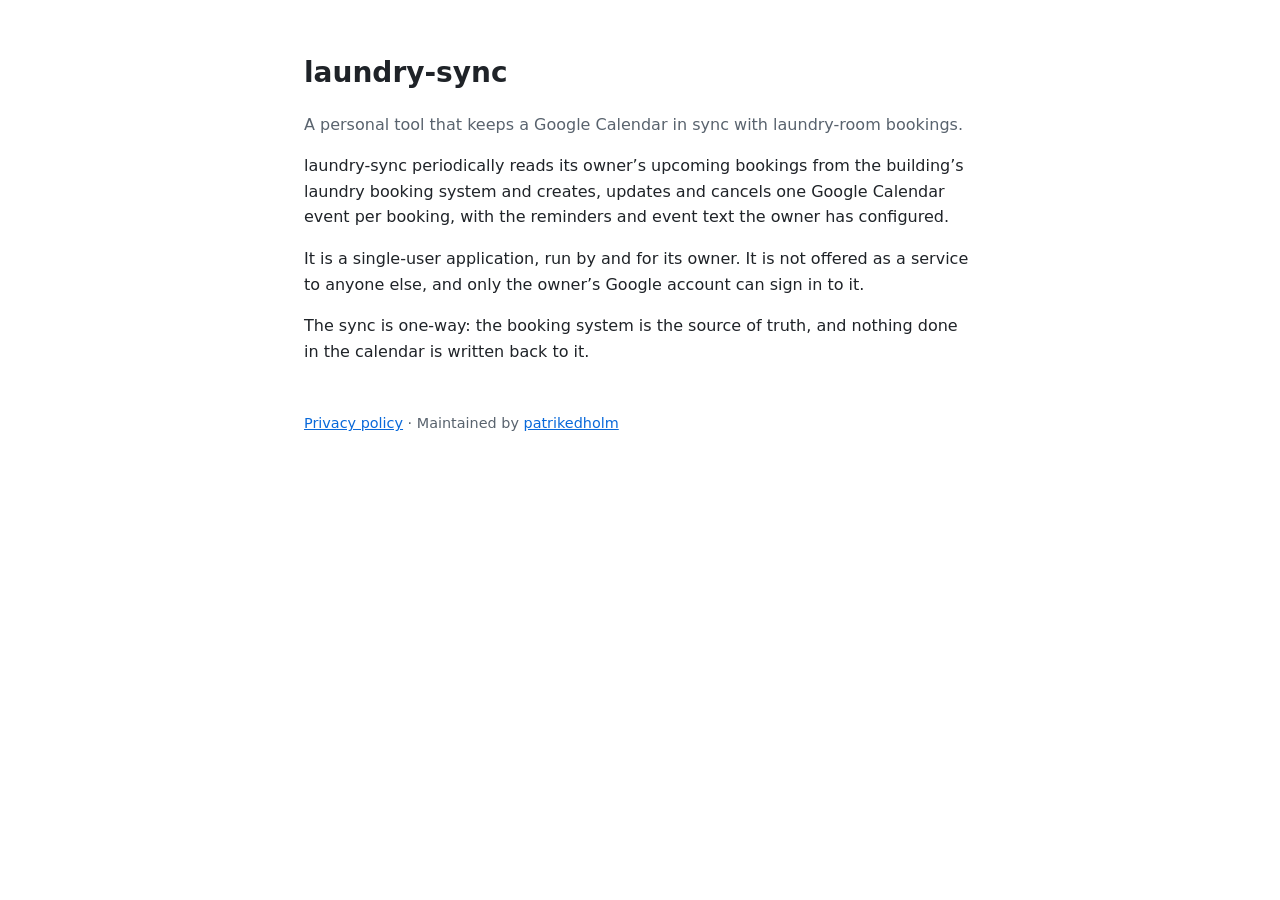
<file: index.html>
<!doctype html>
<html lang="en">
<head>
  <meta charset="utf-8">
  <meta name="viewport" content="width=device-width, initial-scale=1">
  <title>laundry-sync</title>
  <link rel="stylesheet" href="style.css">
</head>
<body>
<main>
  <h1>laundry-sync</h1>
  <p class="lede">A personal tool that keeps a Google Calendar in sync with laundry-room bookings.</p>

  <p>laundry-sync periodically reads its owner&rsquo;s upcoming bookings from the building&rsquo;s
    laundry booking system and creates, updates and cancels one Google Calendar event per booking,
    with the reminders and event text the owner has configured.</p>

  <p>It is a single-user application, run by and for its owner. It is not offered as a service to
    anyone else, and only the owner&rsquo;s Google account can sign in to it.</p>

  <p>The sync is one-way: the booking system is the source of truth, and nothing done in the
    calendar is written back to it.</p>

  <footer>
    <a href="privacy.html">Privacy policy</a> &middot;
    Maintained by <a href="https://github.com/patrikedholm">patrikedholm</a>
  </footer>
</main>
</body>
</html>
</file>
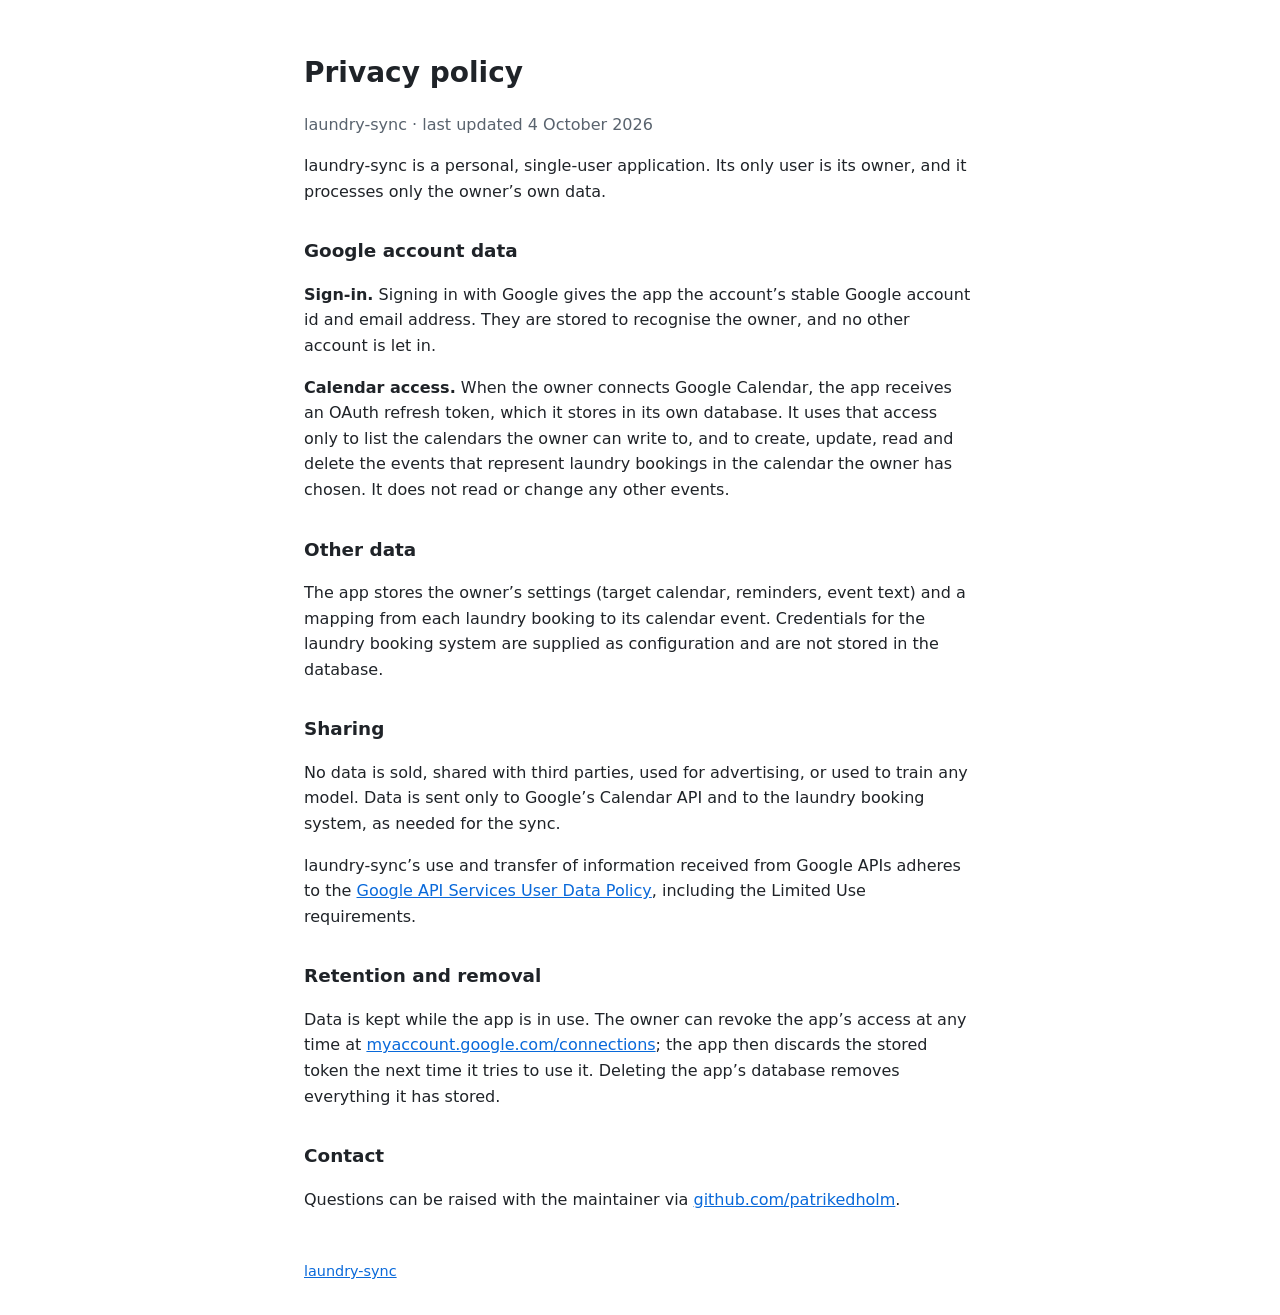
<file: privacy.html>
<!doctype html>
<html lang="en">
<head>
  <meta charset="utf-8">
  <meta name="viewport" content="width=device-width, initial-scale=1">
  <title>laundry-sync privacy policy</title>
  <link rel="stylesheet" href="style.css">
</head>
<body>
<main>
  <h1>Privacy policy</h1>
  <p class="lede">laundry-sync &middot; last updated 4 October 2026</p>

  <p>laundry-sync is a personal, single-user application. Its only user is its owner, and it
    processes only the owner&rsquo;s own data.</p>

  <h2>Google account data</h2>
  <p><strong>Sign-in.</strong> Signing in with Google gives the app the account&rsquo;s stable
    Google account id and email address. They are stored to recognise the owner, and no other
    account is let in.</p>
  <p><strong>Calendar access.</strong> When the owner connects Google Calendar, the app receives
    an OAuth refresh token, which it stores in its own database. It uses that access only to list
    the calendars the owner can write to, and to create, update, read and delete the events that
    represent laundry bookings in the calendar the owner has chosen. It does not read or change
    any other events.</p>

  <h2>Other data</h2>
  <p>The app stores the owner&rsquo;s settings (target calendar, reminders, event text) and a
    mapping from each laundry booking to its calendar event. Credentials for the laundry booking
    system are supplied as configuration and are not stored in the database.</p>

  <h2>Sharing</h2>
  <p>No data is sold, shared with third parties, used for advertising, or used to train any
    model. Data is sent only to Google&rsquo;s Calendar API and to the laundry booking system, as
    needed for the sync.</p>
  <p>laundry-sync&rsquo;s use and transfer of information received from Google APIs adheres to the
    <a href="https://developers.google.com/terms/api-services-user-data-policy">Google API Services
    User Data Policy</a>, including the Limited Use requirements.</p>

  <h2>Retention and removal</h2>
  <p>Data is kept while the app is in use. The owner can revoke the app&rsquo;s access at any time
    at <a href="https://myaccount.google.com/connections">myaccount.google.com/connections</a>;
    the app then discards the stored token the next time it tries to use it. Deleting the
    app&rsquo;s database removes everything it has stored.</p>

  <h2>Contact</h2>
  <p>Questions can be raised with the maintainer via
    <a href="https://github.com/patrikedholm">github.com/patrikedholm</a>.</p>

  <footer><a href="index.html">laundry-sync</a></footer>
</main>
</body>
</html>
</file>
<file: style.css>
:root { --bg: #ffffff; --fg: #1f2328; --muted: #59636e; --link: #0969da; }
@media (prefers-color-scheme: dark) {
  :root { --bg: #0d1117; --fg: #e6edf3; --muted: #9198a1; --link: #4493f8; }
}
body {
  margin: 0; padding: 2rem 16px; background: var(--bg); color: var(--fg);
  font: 16px/1.6 system-ui, -apple-system, "Segoe UI", sans-serif;
}
main { max-width: 42rem; margin: 0 auto; }
h1 { font-size: 1.75rem; margin-bottom: 0.25rem; }
h2 { font-size: 1.15rem; margin-top: 2rem; }
.lede, footer { color: var(--muted); }
a { color: var(--link); }
footer { margin-top: 3rem; font-size: 0.9rem; }
</file>
